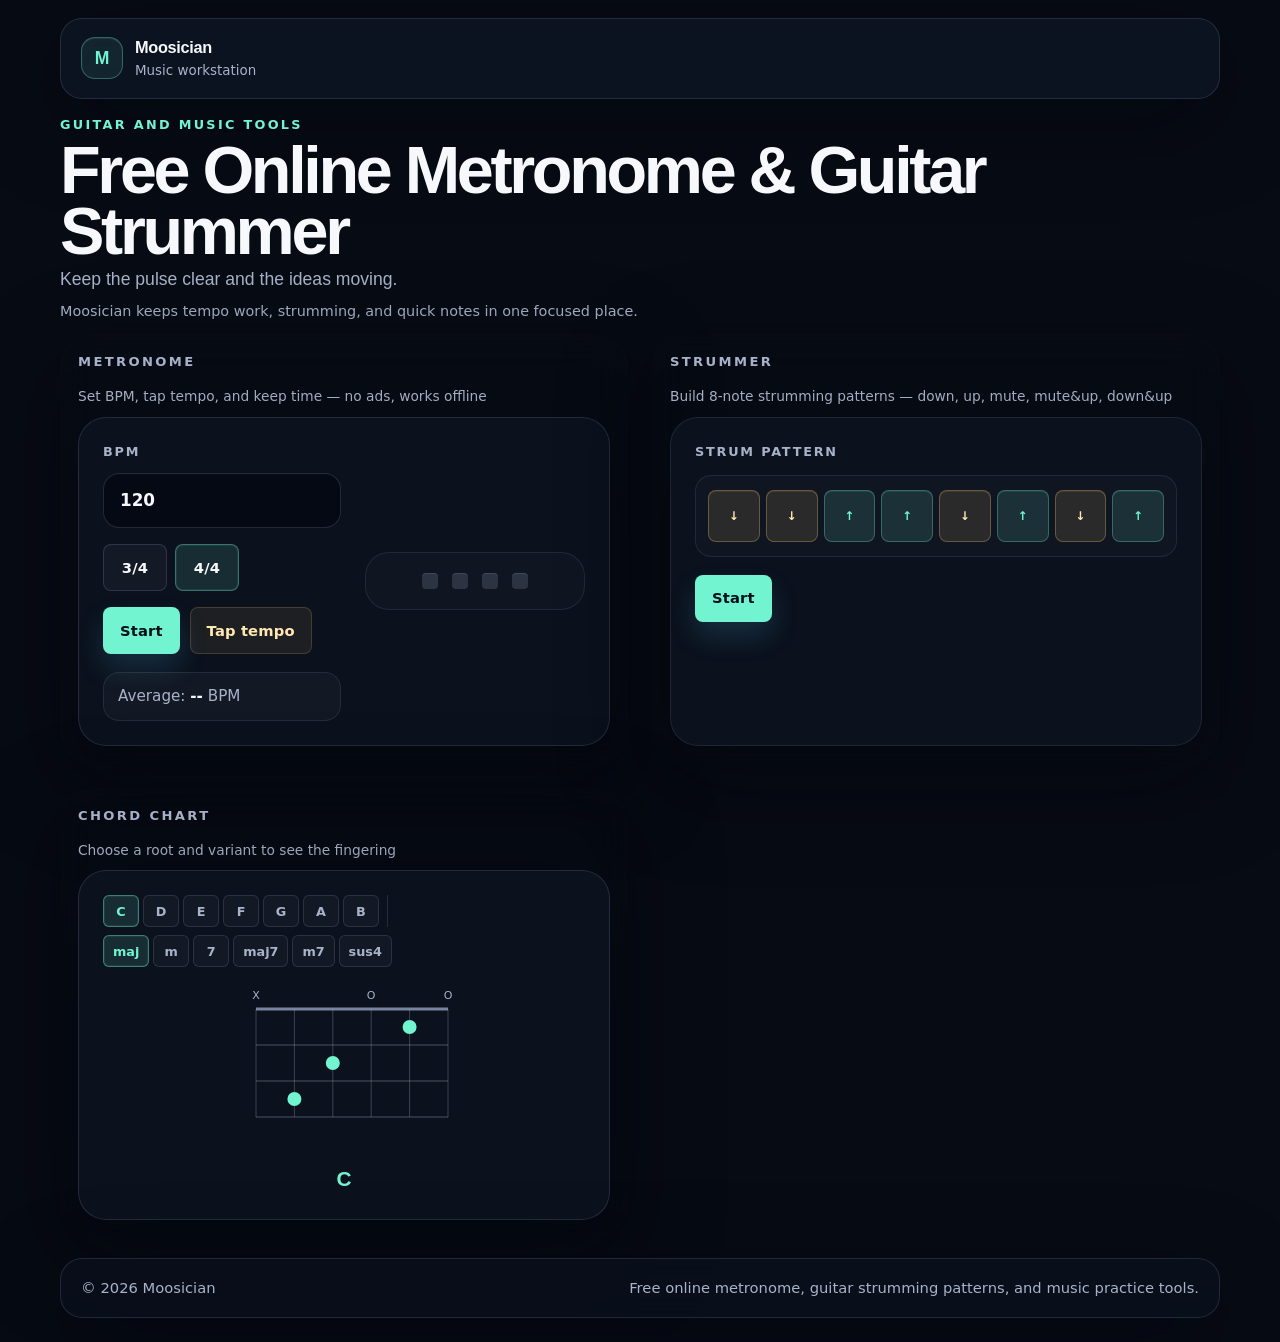
<file: index.html>
﻿<!doctype html>
<html lang="en">
  <head>
    <meta charset="utf-8">
    <meta name="viewport" content="width=device-width, initial-scale=1">
    <title>Moosician — Free Online Metronome &amp; Guitar Strumming Pattern Tool</title>
    <meta name="description" content="Free online metronome with tap tempo and guitar strumming pattern builder. Set BPM, practice strumming, and keep time — no ads, works offline.">
    <meta name="theme-color" content="#060912">
    <link rel="canonical" href="https://moosician.tensorq.workers.dev/">
    <link rel="icon" type="image/png" sizes="32x32" href="/favicon.png">
    <meta property="og:title" content="Moosician — Free Online Metronome &amp; Guitar Strumming Pattern Tool">
    <meta property="og:description" content="Free online metronome with tap tempo and guitar strumming pattern builder. Set BPM, practice strumming, and keep time — no ads, works offline.">
    <meta property="og:image" content="https://moosician.tensorq.workers.dev/og-image.png">
    <meta property="og:url" content="https://moosician.tensorq.workers.dev/">
    <meta property="og:type" content="website">
    <meta property="og:site_name" content="Moosician">
    <meta name="twitter:card" content="summary_large_image">
    <meta name="twitter:title" content="Moosician — Free Online Metronome &amp; Guitar Strumming Pattern Tool">
    <meta name="twitter:description" content="Free online metronome with tap tempo and guitar strumming pattern builder. Set BPM, practice strumming, and keep time — no ads, works offline.">
    <meta name="twitter:image" content="https://moosician.tensorq.workers.dev/og-image.png">
    <script type="application/ld+json">
    {
      "@context": "https://schema.org",
      "@type": "WebApplication",
      "name": "Moosician",
      "url": "https://moosician.tensorq.workers.dev/",
      "description": "Free online metronome with tap tempo and guitar strumming pattern builder. Set BPM, practice strumming, and keep time \u2014 no ads, works offline.",
      "applicationCategory": "MultimediaApplication",
      "operatingSystem": "All",
      "offers": { "@type": "Offer", "price": "0" }
    }
    </script>
    <script type="application/ld+json">
    {
      "@context": "https://schema.org",
      "@type": "HowTo",
      "name": "Build a Guitar Strumming Pattern",
      "description": "Build an 8-note guitar strumming pattern with five stroke types: down, up, mute, mute&up, and down&up.",
      "step": [
        { "@type": "HowToStep", "position": 1, "name": "Note 1", "description": "Choose a strum for the first note — start with a downstroke." },
        { "@type": "HowToStep", "position": 2, "name": "Note 2", "description": "Choose a strum for the second note." },
        { "@type": "HowToStep", "position": 3, "name": "Note 3", "description": "Choose a strum for the third note — try an upstroke here." },
        { "@type": "HowToStep", "position": 4, "name": "Note 4", "description": "Choose a strum for the fourth note." },
        { "@type": "HowToStep", "position": 5, "name": "Note 5", "description": "Choose a strum for the fifth note." },
        { "@type": "HowToStep", "position": 6, "name": "Note 6", "description": "Choose a strum for the sixth note." },
        { "@type": "HowToStep", "position": 7, "name": "Note 7", "description": "Choose a strum for the seventh note." },
        { "@type": "HowToStep", "position": 8, "name": "Note 8", "description": "Choose a strum for the eighth note — finish strong." }
      ]
    }
    </script>
    <link rel="stylesheet" href="assets/css/styles.css">
    <link rel="stylesheet" href="assets/css/metronome.css">
    <link rel="stylesheet" href="assets/css/strummer.css">
    <link rel="stylesheet" href="assets/css/chord-chart.css">
    <script src="assets/js/app.js" defer></script>
    <script src="assets/js/metronome.js" defer></script>
    <script src="assets/js/strummer.js" defer></script>
    <script src="assets/js/chords.js" defer></script>
    <script src="assets/js/chord-chart.js" defer></script>
  </head>
  <body>
    <div class="app-shell">
      <div data-component="components/header.html"></div>
      <main data-component="components/main.html"></main>
      <div data-component="components/footer.html"></div>
    </div>
  </body>
</html>
</file>
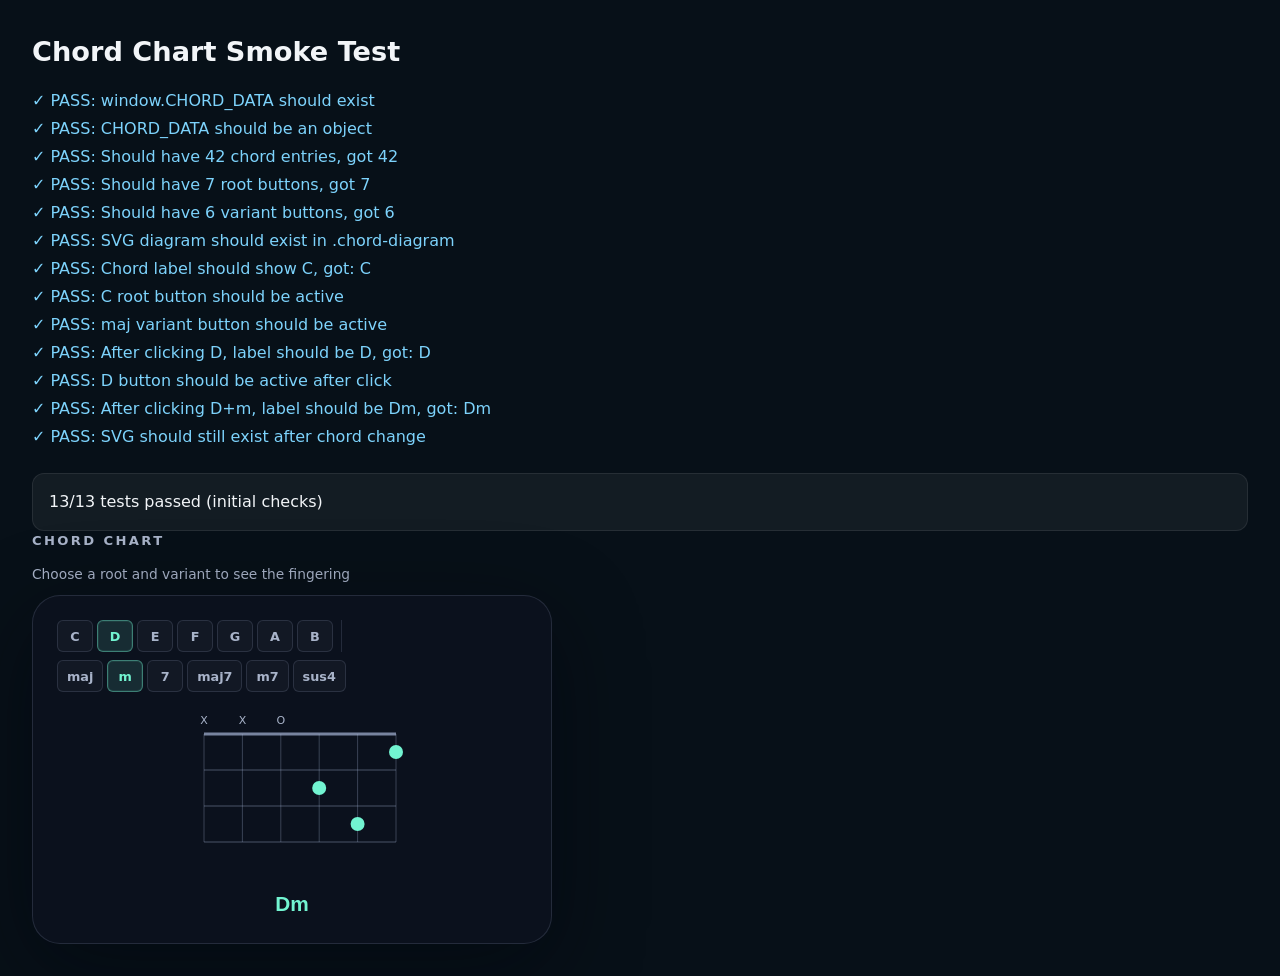
<file: tests/chord-chart-smoke.html>
<!doctype html>
 <html lang="en">
   <head>
     <meta charset="utf-8">
     <meta name="viewport" content="width=device-width, initial-scale=1">
     <title>Chord Chart Smoke Test</title>
     <link rel="stylesheet" href="../assets/css/styles.css">
     <link rel="stylesheet" href="../assets/css/metronome.css">
     <link rel="stylesheet" href="../assets/css/strummer.css">
     <link rel="stylesheet" href="../assets/css/chord-chart.css">
     <style>
       body { margin: 0; padding: 2rem; min-height: 100vh; background: #071018; color: #f2f5f8; font-family: Inter, ui-sans-serif, system-ui, sans-serif; }
       h1 { margin: 0 0 1rem; font-size: 1.7rem; }
       #test-report { margin-bottom: 1.5rem; }
       .test-line { margin: 0.25rem 0; }
       .test-pass { color: #7dd3fc; }
       .test-fail { color: #f87171; }
       .test-summary { margin-top: 1.25rem; padding: 1rem; border-radius: 12px; background: rgba(255,255,255,0.05); border: 1px solid rgba(255,255,255,0.08); }
       .test-fixture { max-width: 520px; }
     </style>
   </head>
   <body>
     <main>
       <h1>Chord Chart Smoke Test</h1>
       <div id="test-report" aria-live="polite"></div>
       <div id="test-summary" class="test-summary" aria-live="polite">Running smoke tests...</div>
       <section class="test-fixture">
         <!-- Chord chart fixture -->
         <section class="chord-chart widget-module" role="region" aria-labelledby="chord-title">
           <h2 id="chord-title" class="widget-title">Chord Chart</h2>
           <p class="widget-subtitle">Choose a root and variant to see the fingering</p>
           <div class="chord-card">
             <div class="chord-selectors">
               <div class="chord-roots" role="group" aria-label="Root note"></div>
               <div class="chord-variants" role="group" aria-label="Chord variant"></div>
             </div>
             <div class="chord-diagram"></div>
             <p class="chord-label" aria-live="polite">C</p>
           </div>
         </section>
       </section>
     </main>
     <script src="../assets/js/chords.js"></script>
     <script src="../assets/js/chord-chart.js"></script>
     <script>
       ;(function(){
         var report = document.getElementById("test-report");
         var summary = document.getElementById("test-summary");
         var passCount = 0;
         var failCount = 0;
 
         function pass(msg){
           passCount++;
           var el = document.createElement("div");
           el.className = "test-line test-pass";
           el.textContent = "\u2713 PASS: " + msg;
           report.appendChild(el);
         }
 
         function fail(msg){
           failCount++;
           var el = document.createElement("div");
           el.className = "test-line test-fail";
           el.textContent = "\u2717 FAIL: " + msg;
           report.appendChild(el);
         }
 
         function assert(condition, msg){
           if(condition) pass(msg);
           else fail(msg);
         }
 
         window.addEventListener("load", function(){
           window.setTimeout(function(){
             // Test 1: Chord data exists
             assert(!!window.CHORD_DATA, "window.CHORD_DATA should exist");
             assert(typeof window.CHORD_DATA === "object", "CHORD_DATA should be an object");
 
             // Test 2: 42 chords defined
             var keys = Object.keys(window.CHORD_DATA);
             assert(keys.length === 42, "Should have 42 chord entries, got " + keys.length);
 
             // Test 3: Root buttons exist
             var rootBtns = document.querySelectorAll(".chord-roots .chord-btn");
             assert(rootBtns.length === 7, "Should have 7 root buttons, got " + rootBtns.length);
 
             // Test 4: Variant buttons exist
             var variantBtns = document.querySelectorAll(".chord-variants .chord-btn");
             assert(variantBtns.length === 6, "Should have 6 variant buttons, got " + variantBtns.length);
 
             // Test 5: SVG diagram renders
             var svg = document.querySelector(".chord-diagram svg");
             assert(!!svg, "SVG diagram should exist in .chord-diagram");
 
             // Test 6: Chord label shows C
             var label = document.querySelector(".chord-label");
             assert(label && label.textContent === "C", "Chord label should show C, got: " + (label ? label.textContent : "null"));
 
             // Test 7: C active
             var cBtn = document.querySelector('.chord-roots [data-root="C"]');
             assert(cBtn && cBtn.classList.contains("active"), "C root button should be active");
 
             // Test 8: maj active
             var majBtn = document.querySelector('.chord-variants [data-variant="maj"]');
             assert(majBtn && majBtn.classList.contains("active"), "maj variant button should be active");
 
             // Test 9: Click D root updates chord
             var dBtn = document.querySelector('.chord-roots [data-root="D"]');
             if(dBtn){
               dBtn.click();
               setTimeout(function(){
                 var label2 = document.querySelector(".chord-label");
                 assert(label2.textContent === "D", "After clicking D, label should be D, got: " + label2.textContent);
                 assert(dBtn.classList.contains("active"), "D button should be active after click");
 
                 // Test 10: Click m variant shows Dm
                 var mBtn = document.querySelector('.chord-variants [data-variant="m"]');
                 if(mBtn){
                   mBtn.click();
                   setTimeout(function(){
                     var label3 = document.querySelector(".chord-label");
                     assert(label3.textContent === "Dm", "After clicking D+m, label should be Dm, got: " + label3.textContent);
 
                     // Test 11: SVG still exists after changes
                     var svg2 = document.querySelector(".chord-diagram svg");
                     assert(!!svg2, "SVG should still exist after chord change");
 
                     summary.innerHTML = passCount + "/" + (passCount + failCount) + " tests passed" +
                       (failCount > 0 ? " (" + failCount + " failed)" : "");
                   }, 200);
                 }
               }, 200);
             }
 
             setTimeout(function(){
               if(failCount === 0 && passCount >= 8){
                 summary.innerHTML = passCount + "/" + (passCount + failCount) + " tests passed (initial checks)";
               }
             }, 500);
           }, 300);
         });
       })();
     </script>
   </body>
 </html>
</file>
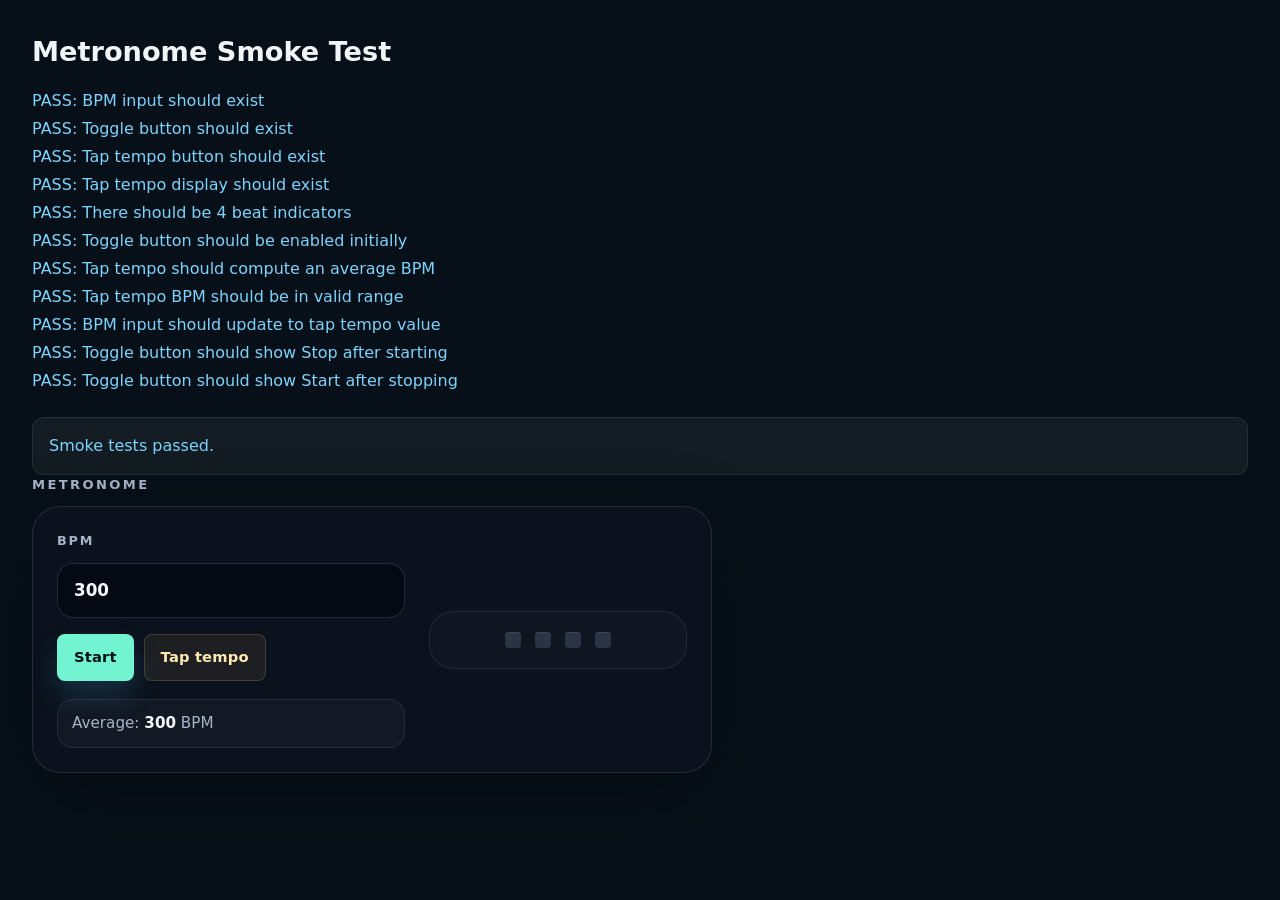
<file: tests/metronome-smoke.html>
<!doctype html>
<html lang="en">
  <head>
    <meta charset="utf-8">
    <meta name="viewport" content="width=device-width, initial-scale=1">
    <title>Metronome Smoke Test</title>
    <link rel="stylesheet" href="../assets/css/styles.css">
    <link rel="stylesheet" href="../assets/css/metronome.css">
    <style>
      body { margin: 0; padding: 2rem; min-height: 100vh; background: #071018; color: #f2f5f8; font-family: Inter, ui-sans-serif, system-ui, sans-serif; }
      h1 { margin: 0 0 1rem; font-size: 1.7rem; }
      #test-report { margin-bottom: 1.5rem; }
      .test-line { margin: 0.25rem 0; }
      .test-pass { color: #7dd3fc; }
      .test-fail { color: #f87171; }
      .test-summary { margin-top: 1.25rem; padding: 1rem; border-radius: 12px; background: rgba(255,255,255,0.05); border: 1px solid rgba(255,255,255,0.08); }
      .test-fixture { max-width: 680px; }
    </style>
  </head>
  <body>
    <main>
      <h1>Metronome Smoke Test</h1>
      <div id="test-report" aria-live="polite"></div>
      <div id="test-summary" class="test-summary" aria-live="polite">Running smoke tests...</div>
      <section class="test-fixture">
        <section class="metronome widget-module" role="region" aria-labelledby="metronome-title">
          <h2 id="metronome-title" class="widget-title">Metronome</h2>
          <div class="metronome-card">
            <div class="metronome-controls">
              <label for="metronome-rpm">BPM</label>
              <input id="metronome-rpm" type="number" min="30" max="300" step="1" value="120" aria-label="Beats per minute" />
              <div class="buttons">
                <button id="metronome-toggle" class="btn primary">Start</button>
                <button id="metronome-tap" class="btn secondary">Tap tempo</button>
              </div>
              <div class="tap-panel">
                <span class="tap-display">Average: <strong id="metronome-tap-value">--</strong> BPM</span>
              </div>
            </div>
            <div class="metronome-visual" aria-hidden="false">
              <div class="beat-strip" role="list" aria-label="Beats">
                <div class="beat" data-beat="0" role="listitem" aria-label="Beat 1"></div>
                <div class="beat" data-beat="1" role="listitem" aria-label="Beat 2"></div>
                <div class="beat" data-beat="2" role="listitem" aria-label="Beat 3"></div>
                <div class="beat" data-beat="3" role="listitem" aria-label="Beat 4"></div>
              </div>
              <div id="metronome-status" class="sr-only" aria-live="polite"></div>
            </div>
          </div>
        </section>
      </section>
    </main>
    <script>document.body.dataset.ready = 'true';</script>
    <script src="../assets/js/metronome.js"></script>
    <script src="metronome.test.js"></script>
  </body>
</html>
</file>
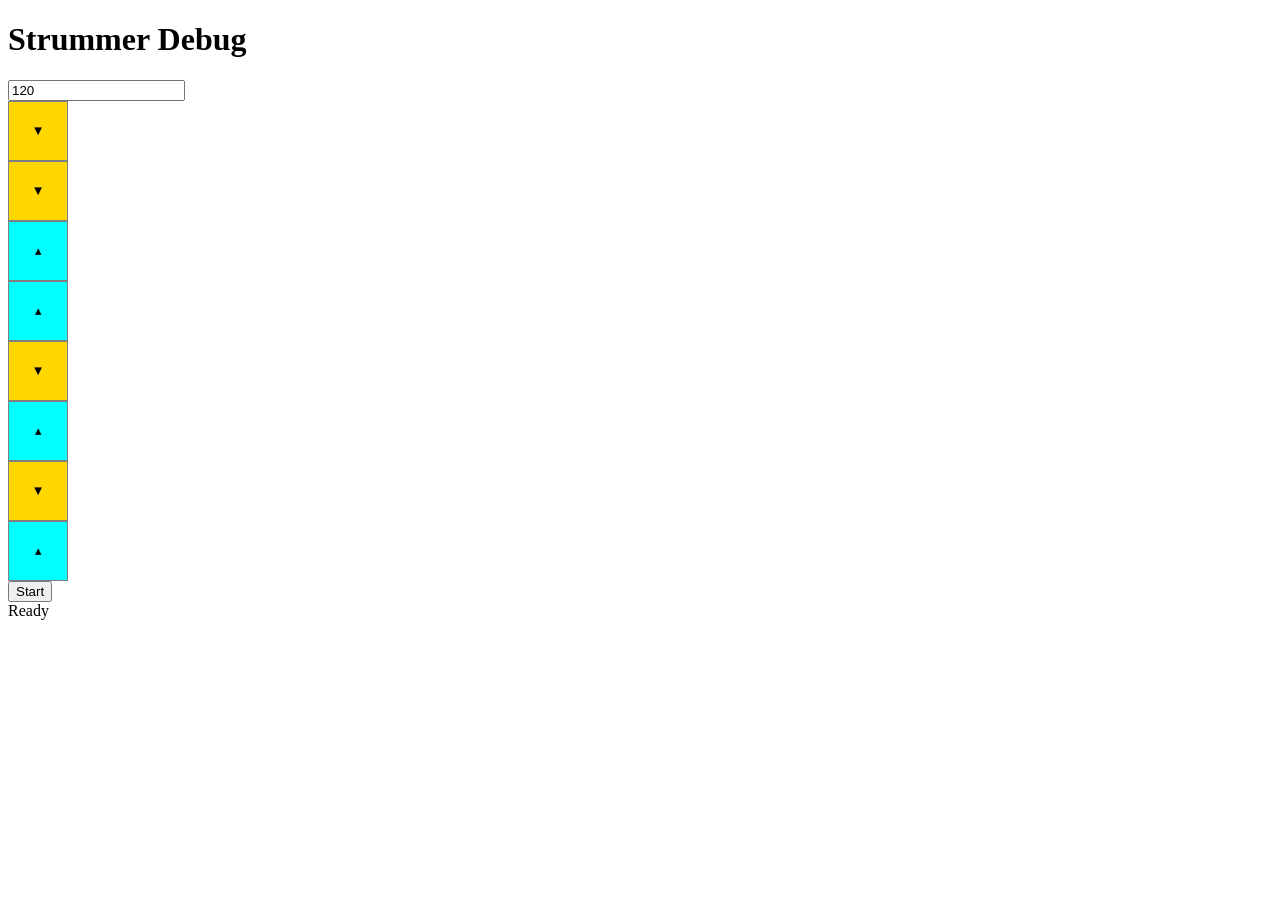
<file: tests/strummer-debug.html>
<!doctype html>
<html lang="en">
<head>
<meta charset="utf-8">
<title>Debug Test</title>
<style>
.strum-note-btn { width: 60px; height: 60px; border: 1px solid gray; cursor: pointer; }
.strum-note-btn[data-strum="up"] { background: cyan; }
.strum-note-btn[data-strum="down"] { background: gold; }
.strum-note-btn[data-strum="mute"] { background: #333; color: #666; }
</style>
</head>
<body>
<h1>Strummer Debug</h1>
<input id="metronome-rpm" value="120">
<div class="strum-notes">
  <div class="strum-note"><button class="strum-note-btn" data-strum="down">&#9660;</button></div>
  <div class="strum-note"><button class="strum-note-btn" data-strum="down">&#9660;</button></div>
  <div class="strum-note"><button class="strum-note-btn" data-strum="up">&#9652;</button></div>
  <div class="strum-note"><button class="strum-note-btn" data-strum="up">&#9652;</button></div>
  <div class="strum-note"><button class="strum-note-btn" data-strum="down">&#9660;</button></div>
  <div class="strum-note"><button class="strum-note-btn" data-strum="up">&#9652;</button></div>
  <div class="strum-note"><button class="strum-note-btn" data-strum="down">&#9660;</button></div>
  <div class="strum-note"><button class="strum-note-btn" data-strum="up">&#9652;</button></div>
</div>
<button id="strum-toggle">Start</button>
<div id="strum-status">Ready</div>
<script>
// Inline minimal test
let audioCtx = null;
const defaultPattern = ["down","down","up","up","down","up","down","up"];
const metronomeRpmInput = document.getElementById("metronome-rpm");
const toggleBtn = document.getElementById("strum-toggle");
const noteBtns = Array.from(document.querySelectorAll(".strum-note-btn"));
const noteWraps = Array.from(document.querySelectorAll(".strum-note"));
const statusEl = document.getElementById("strum-status");
let isRunning = false;

function initAudio(){ if(!audioCtx) audioCtx = new (window.AudioContext || window.webkitAudioContext)(); }

noteBtns.forEach(btn => {
  btn.addEventListener("click", function(){
    const cur = this.dataset.strum || defaultPattern[noteBtns.indexOf(this)];
    let next;
    if(cur === "down") next = "up";
    else if(cur === "up") next = "mute";
    else next = "down";
    this.dataset.strum = next;
    if(next === "up") this.textContent = "\u25B2";
    else if(next === "down") this.textContent = "\u25BC";
    else this.textContent = "\u2014";
    statusEl.textContent = "Toggled to: " + next;
  });
});

noteBtns.forEach(function(btn, i){
  if(!btn.dataset.strum) btn.dataset.strum = defaultPattern[i];
});

toggleBtn.addEventListener("click", function(){
  if(isRunning) {
    isRunning = false;
    toggleBtn.textContent = "Start";
    statusEl.textContent = "Stopped";
    return;
  }
  initAudio();
  audioCtx.resume().then(function(){
    isRunning = true;
    toggleBtn.textContent = "Stop";
    statusEl.textContent = "Playing at " + metronomeRpmInput.value + " BPM";
  });
});
</script>
</body></html>
</file>
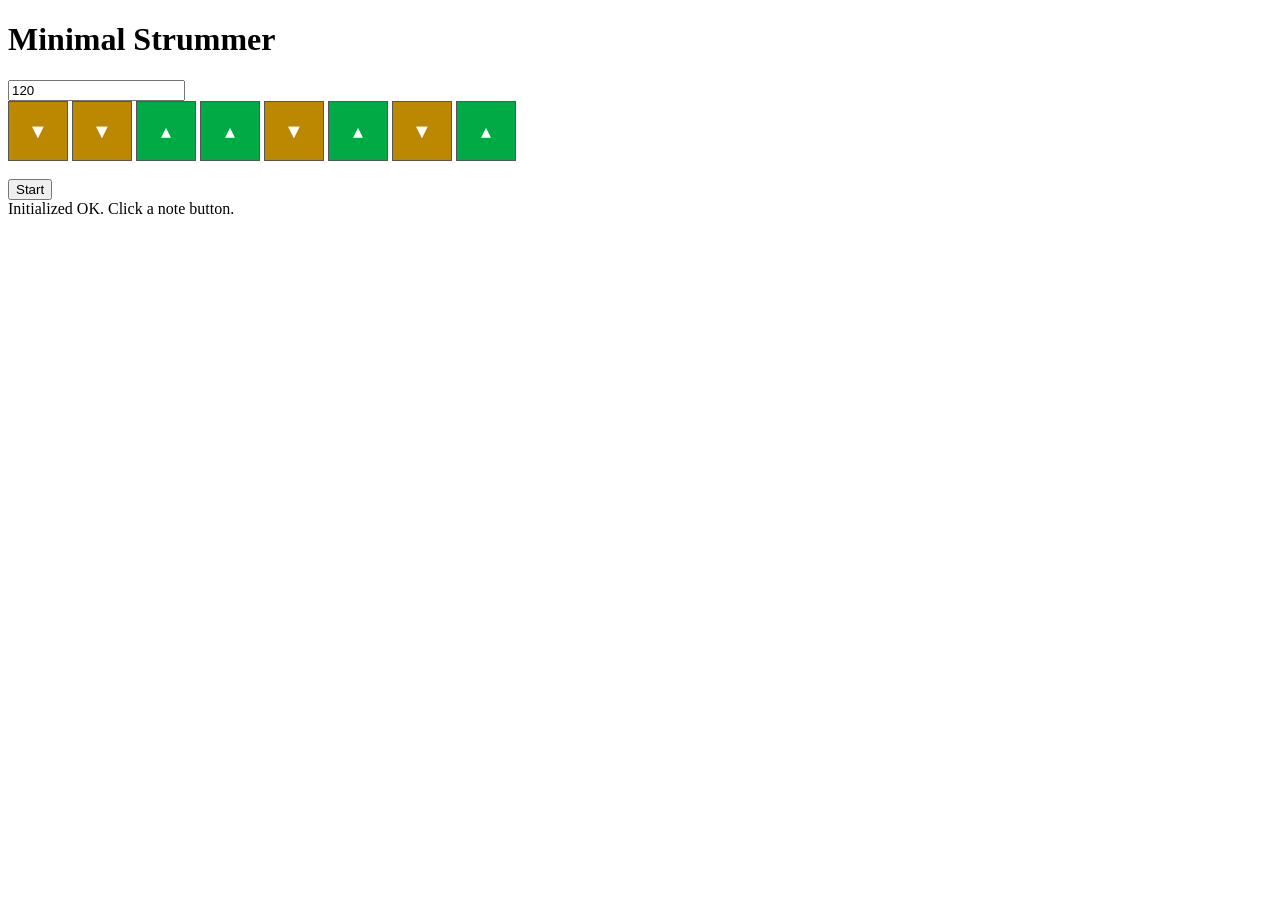
<file: tests/strummer-minimal.html>
<!doctype html>
<html><head><meta charset="utf-8"><title>Minimal Test</title>
<style>
.strum-note-btn { width:60px;height:60px;border:1px solid #555;cursor:pointer;font-size:20px;background:#222;color:#aaa; }
.strum-note-btn[data-strum="up"] { background: #0a4; color:#fff; }
.strum-note-btn[data-strum="down"] { background: #b80; color:#fff; }
.strum-note-btn[data-strum="mute"] { background:#333; color:#555; }
</style>
</head><body>
<h1>Minimal Strummer</h1>
<input id="metronome-rpm" type="number" value="120">
<div>
  <button class="strum-note-btn" data-strum="down">&#9660;</button>
  <button class="strum-note-btn" data-strum="down">&#9660;</button>
  <button class="strum-note-btn" data-strum="up">&#9652;</button>
  <button class="strum-note-btn" data-strum="up">&#9652;</button>
  <button class="strum-note-btn" data-strum="down">&#9660;</button>
  <button class="strum-note-btn" data-strum="up">&#9652;</button>
  <button class="strum-note-btn" data-strum="down">&#9660;</button>
  <button class="strum-note-btn" data-strum="up">&#9652;</button>
</div>
<br>
<button id="strum-toggle">Start</button>
<div id="strum-status">Ready</div>
<script>
// Direct copy of the strummer.js logic (bindAndInit only, no waitForAppReady)
var metronomeRpmInput = document.getElementById("metronome-rpm");
var toggleBtn = document.getElementById("strum-toggle");
var statusEl = document.getElementById("strum-status");
var noteBtns = Array.from(document.querySelectorAll(".strum-note-btn"));
var defaultPattern = ["down","down","up","up","down","up","down","up"];
var isRunning = false;
var audioCtx = null;
var tempo = 120;

function initAudio(){ if(!audioCtx) audioCtx = new (window.AudioContext || window.webkitAudioContext)(); }

// Restore pattern
try{
  var saved = localStorage.getItem("strummer-pattern");
  if(saved){
    var arr = JSON.parse(saved);
    if(Array.isArray(arr) && arr.length === 8){
      arr.forEach(function(dir, i){
        if(i < noteBtns.length){
          noteBtns[i].dataset.strum = dir;
          if(dir === "up") noteBtns[i].textContent = "\u25B2";
          else if(dir === "down") noteBtns[i].textContent = "\u25BC";
          else noteBtns[i].textContent = "\u2014";
        }
      });
    }
  }
}catch(e){}

// Toggle
noteBtns.forEach(function(btn){
  btn.addEventListener("click", function(){
    if(isRunning) return;
    var cur = this.dataset.strum || defaultPattern[noteBtns.indexOf(this)];
    var next;
    if(cur === "down") next = "up";
    else if(cur === "up") next = "mute";
    else next = "down";
    this.dataset.strum = next;
    if(next === "up") this.textContent = "\u25B2";
    else if(next === "down") this.textContent = "\u25BC";
    else this.textContent = "\u2014";
    statusEl.textContent = "Toggled: " + next;
    var pat = noteBtns.map(function(b){ return b.dataset.strum; });
    try{ localStorage.setItem("strummer-pattern", JSON.stringify(pat)); }catch(e){}
  });
});

// Init display
noteBtns.forEach(function(btn, i){
  if(!btn.dataset.strum) btn.dataset.strum = defaultPattern[i];
});

// Toggle start/stop
toggleBtn.addEventListener("click", function(){
  if(isRunning){
    isRunning = false;
    toggleBtn.textContent = "Start";
    statusEl.textContent = "Stopped";
    return;
  }
  initAudio();
  tempo = Number(metronomeRpmInput.value) || 120;
  audioCtx.resume().then(function(){
    isRunning = true;
    toggleBtn.textContent = "Stop";
    statusEl.textContent = "Playing at " + tempo + " BPM";
  });
});

statusEl.textContent = "Initialized OK. Click a note button.";
</script>
</body></html>
</file>
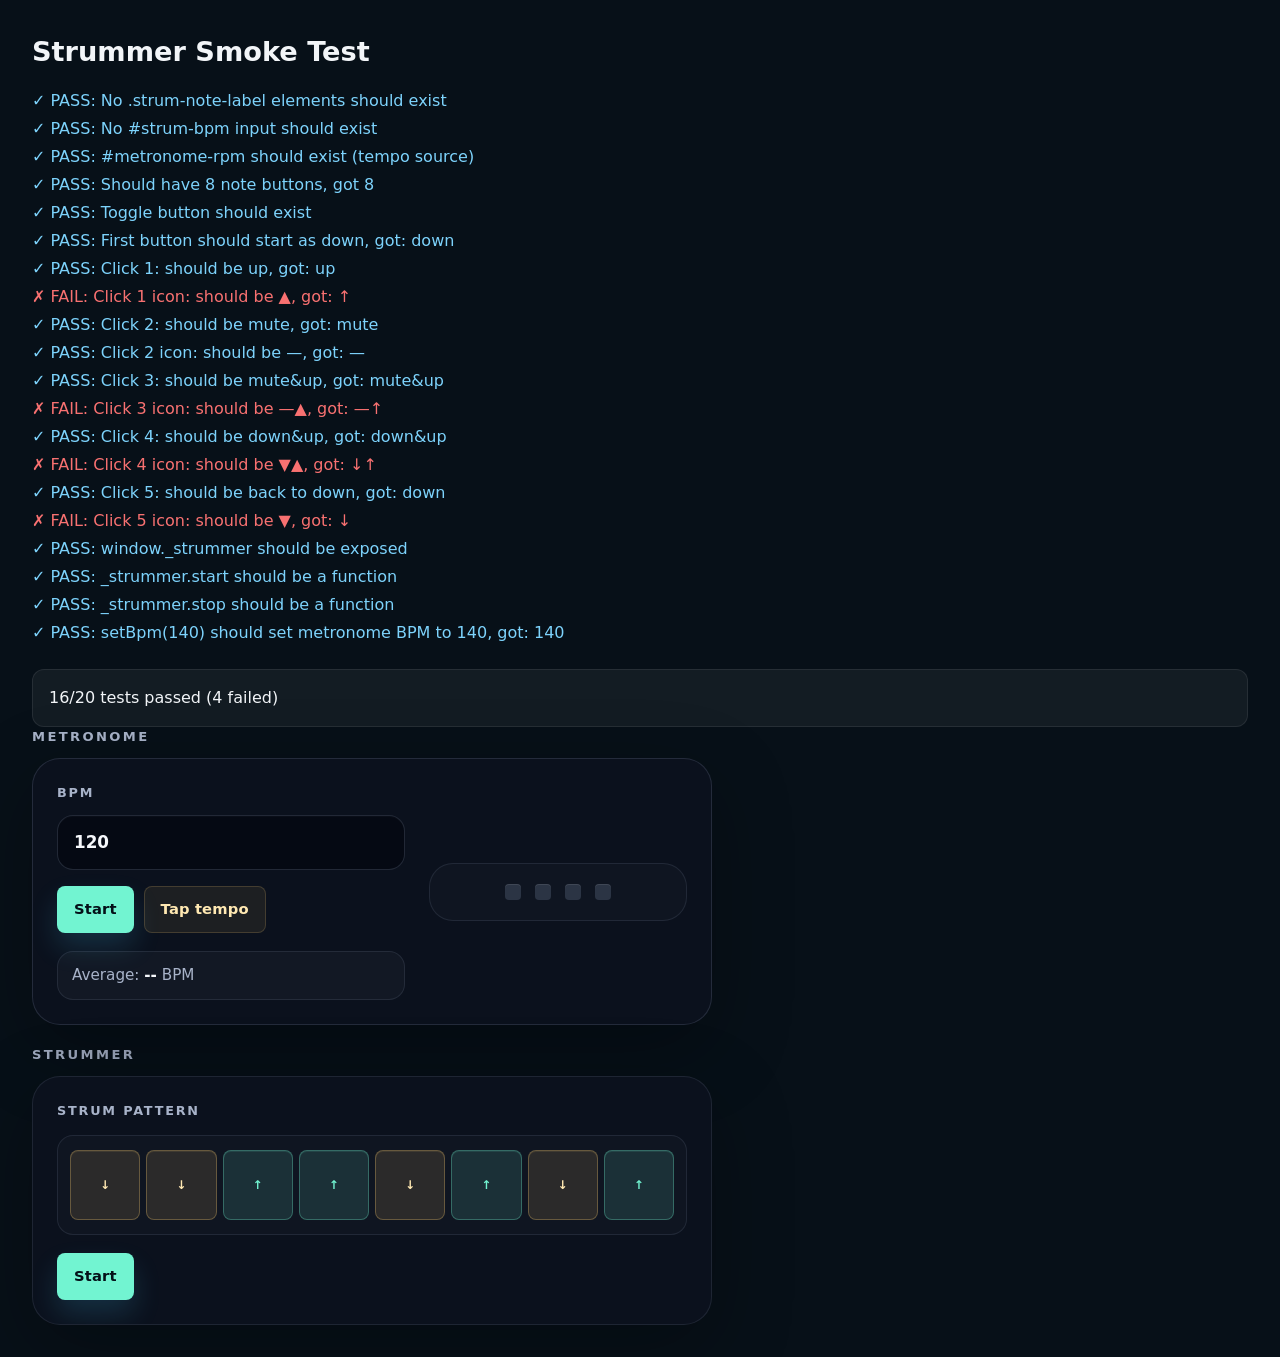
<file: tests/strummer-smoke.html>
<!doctype html>
<html lang="en">
  <head>
    <meta charset="utf-8">
    <meta name="viewport" content="width=device-width, initial-scale=1">
    <title>Strummer Smoke Test</title>
    <link rel="stylesheet" href="../assets/css/styles.css">
    <link rel="stylesheet" href="../assets/css/metronome.css">
    <link rel="stylesheet" href="../assets/css/strummer.css">
    <style>
      body { margin: 0; padding: 2rem; min-height: 100vh; background: #071018; color: #f2f5f8; font-family: Inter, ui-sans-serif, system-ui, sans-serif; }
      h1 { margin: 0 0 1rem; font-size: 1.7rem; }
      #test-report { margin-bottom: 1.5rem; }
      .test-line { margin: 0.25rem 0; }
      .test-pass { color: #7dd3fc; }
      .test-fail { color: #f87171; }
      .test-summary { margin-top: 1.25rem; padding: 1rem; border-radius: 12px; background: rgba(255,255,255,0.05); border: 1px solid rgba(255,255,255,0.08); }
      .test-fixture { max-width: 680px; }
    </style>
  </head>
  <body>
    <main>
      <h1>Strummer Smoke Test</h1>
      <div id="test-report" aria-live="polite"></div>
      <div id="test-summary" class="test-summary" aria-live="polite">Running smoke tests...</div>
      <section class="test-fixture">
        <!-- Metronome BPM source (required by strummer) -->
        <section class="metronome widget-module" role="region" aria-labelledby="metronome-title">
          <h2 id="metronome-title" class="widget-title">Metronome</h2>
          <div class="metronome-card">
            <div class="metronome-controls">
              <label for="metronome-rpm">BPM</label>
              <input id="metronome-rpm" type="number" min="30" max="300" step="1" value="120" aria-label="Beats per minute" />
              <div class="buttons">
                <button id="metronome-toggle" class="btn primary">Start</button>
                <button id="metronome-tap" class="btn secondary">Tap tempo</button>
              </div>
              <div class="tap-panel">
                <span class="tap-display">Average: <strong id="metronome-tap-value">--</strong> BPM</span>
              </div>
            </div>
            <div class="metronome-visual" aria-hidden="false">
              <div class="beat-strip" role="list" aria-label="Beats">
                <div class="beat" data-beat="0" role="listitem" aria-label="Beat 1"></div>
                <div class="beat" data-beat="1" role="listitem" aria-label="Beat 2"></div>
                <div class="beat" data-beat="2" role="listitem" aria-label="Beat 3"></div>
                <div class="beat" data-beat="3" role="listitem" aria-label="Beat 4"></div>
              </div>
              <div id="metronome-status" class="sr-only" aria-live="polite"></div>
            </div>
          </div>
        </section>

        <!-- Strummer fixture -->
        <section class="strummer widget-module" role="region" aria-labelledby="strummer-title" style="margin-top: 20px;">
          <h2 id="strummer-title" class="widget-title">Strummer</h2>
          <div class="strum-card">
            <div class="strum-controls">
              <p class="strum-grid-label">Strum pattern</p>
              <div class="strum-notes" role="group" aria-label="Strum pattern notes">
                <div class="strum-note" role="listitem">
                  <button class="strum-note-btn" data-strum="down" aria-label="Note 1">&#9660;</button>
                </div>
                <div class="strum-note" role="listitem">
                  <button class="strum-note-btn" data-strum="down" aria-label="Note 2">&#9660;</button>
                </div>
                <div class="strum-note" role="listitem">
                  <button class="strum-note-btn" data-strum="up" aria-label="Note 3">&#9652;</button>
                </div>
                <div class="strum-note" role="listitem">
                  <button class="strum-note-btn" data-strum="up" aria-label="Note 4">&#9652;</button>
                </div>
                <div class="strum-note" role="listitem">
                  <button class="strum-note-btn" data-strum="down" aria-label="Note 5">&#9660;</button>
                </div>
                <div class="strum-note" role="listitem">
                  <button class="strum-note-btn" data-strum="up" aria-label="Note 6">&#9652;</button>
                </div>
                <div class="strum-note" role="listitem">
                  <button class="strum-note-btn" data-strum="down" aria-label="Note 7">&#9660;</button>
                </div>
                <div class="strum-note" role="listitem">
                  <button class="strum-note-btn" data-strum="up" aria-label="Note 8">&#9652;</button>
                </div>
              </div>
              <div class="buttons">
                <button id="strum-toggle" class="btn primary">Start</button>
              </div>
            </div>
          </div>
        </section>
      </section>
    </main>
    <script>document.body.dataset.ready = 'true';</script>
    <script src="../assets/js/metronome.js"></script>
    <script src="../assets/js/strummer.js"></script>
    <script src="strummer.test.js"></script>
  </body>
</html>
</file>
<file: assets/css/styles.css>
:root {
  color-scheme: dark;
  --bg: #070b14;
  --bg-soft: #0e1524;
  --panel: rgba(13, 20, 35, 0.82);
  --panel-strong: rgba(16, 24, 42, 0.94);
  --text: #f6f8fc;
  --muted: #a8b3c9;
  --line: rgba(167, 182, 214, 0.16);
  --line-strong: rgba(124, 244, 212, 0.24);
  --accent: #72f4d1;
  --accent-strong: #48cfff;
  --accent-warm: #f2c66d;
  --shadow: 0 24px 90px rgba(1, 4, 12, 0.45);
  --radius-xl: 28px;
  --radius-lg: 22px;
  --radius-md: 16px;
  --display: "Bahnschrift", "Aptos Display", "Segoe UI Variable Display", "Segoe UI", sans-serif;
  --body: "Aptos", "Segoe UI", system-ui, sans-serif;
  --mono: "Cascadia Mono", "SFMono-Regular", Consolas, monospace;
}

* {
  box-sizing: border-box;
}

html {
  min-height: 100%;
}

body {
  min-height: 100vh;
  margin: 0;
  color: var(--text);
  font-family: var(--body);
  line-height: 1.5;
  background: var(--bg);
  overflow-x: hidden;
}

body::before,
body::after {
  content: none;
}

a {
  color: inherit;
  text-decoration: none;
}

a,
button,
input {
  -webkit-tap-highlight-color: transparent;
}

.app-shell {
  display: grid;
  min-height: 100vh;
  grid-template-rows: auto 1fr auto;
}

.site-header,
.hero,
.workspace-grid,
.site-footer {
  width: min(1160px, calc(100vw - 32px));
  max-width: 100vw;
  margin-inline: auto;
}

.site-header,
.site-footer,
.hero,
.workspace-grid {
  opacity: 0;
  transform: translateY(12px);
  transition:
    opacity 220ms ease,
    transform 220ms ease;
}

body[data-ready="true"] .site-header,
body[data-ready="true"] .hero,
body[data-ready="true"] .workspace-grid,
body[data-ready="true"] .site-footer {
  opacity: 1;
  transform: translateY(0);
}

.site-header {
  display: flex;
  align-items: center;
  justify-content: space-between;
  gap: 20px;
  margin-top: 18px;
  padding: 16px 20px;
  border: 1px solid var(--line);
  border-radius: var(--radius-lg);
  background: rgba(13, 20, 35, 0.9);
  box-shadow: var(--shadow);
  backdrop-filter: blur(18px);
}

.brand {
  display: inline-flex;
  align-items: center;
  gap: 12px;
  min-width: 0;
}

.brand-mark {
  display: grid;
  width: 42px;
  height: 42px;
  place-items: center;
  border: 1px solid rgba(114, 244, 209, 0.32);
  border-radius: 14px;
  background: rgba(114, 244, 209, 0.08);
  box-shadow: inset 0 1px 0 rgba(255, 255, 255, 0.08);
  color: var(--accent);
  font-family: var(--display);
  font-size: 1.1rem;
  font-weight: 700;
}

.brand-copy {
  display: grid;
  gap: 2px;
}

.brand-copy strong {
  font-family: var(--display);
  font-size: 1.02rem;
  font-weight: 700;
  letter-spacing: -0.02em;
}

.brand-copy small {
  color: var(--muted);
  font-size: 0.84rem;
}

.hero {
  display: grid;
  grid-template-columns: 1fr;
  gap: 24px;
  align-items: stretch;
  padding: 12px 0 4px;
}

.hero-content {
  min-width: 0;
  padding: 4px 0 2px;
}

.eyebrow {
  margin: 0 0 6px;
  color: var(--accent);
  font-size: 0.8rem;
  font-weight: 800;
  letter-spacing: 0.18em;
  text-transform: uppercase;
}

.hero h1 {
  margin: 0;
  font-family: var(--display);
  letter-spacing: -0.05em;
  max-width: none;
  font-size: clamp(2.4rem, 5.2vw, 4.6rem);
  line-height: 0.92;
}
.hero-subtitle {
  margin: 4px 0 0;
  color: var(--muted);
  font-size: 1.1rem;
  font-family: var(--display);
}


.hero-copy {
  max-width: none;
  margin: 8px 0 0;
  color: var(--muted);
  font-size: 0.9rem;
}

.swipe-hint {
  margin-top: 20px;
  color: var(--accent);
  font-size: 0.95rem;
  display: none;
  align-items: center;
  gap: 0.5rem;
}

.swipe-hint__icon {
  display: inline-flex;
  align-items: center;
  justify-content: center;
  width: 2rem;
  height: 2rem;
  border-radius: 6px;
  background: rgba(114, 244, 209, 0.12);
  color: var(--accent);
  font-size: 1rem;
}

.widget-card {
  position: relative;
  display: flex;
  flex-direction: column;
  overflow: hidden;
  border-radius: var(--radius-xl);
  box-shadow: var(--shadow);
  backdrop-filter: blur(18px);
  padding: 18px;
  min-width: 0;
  max-width: 100%;
}
.widget-subtitle {
  margin: 2px 0 10px;
  color: var(--muted);
  font-size: 0.86rem;
}


.workspace-grid {
  display: grid;
  grid-template-columns: 1fr 1fr;
  gap: 24px;
  align-items: stretch;
  padding: 6px 0 12px;
}

.site-footer {
  display: flex;
  justify-content: space-between;
  gap: 16px;
  margin-top: 8px;
  margin-bottom: 24px;
  padding: 18px 20px;
  border: 1px solid var(--line);
  border-radius: var(--radius-lg);
  background: rgba(11, 17, 30, 0.68);
  color: var(--muted);
  font-size: 0.92rem;
  box-shadow: var(--shadow);
  backdrop-filter: blur(18px);
}

.site-footer span:last-child {
  text-align: right;
}

.load-error {
  width: min(720px, calc(100% - 32px));
  margin: 48px auto;
  padding: 24px;
  border: 1px solid var(--line);
  border-radius: var(--radius-lg);
  background: var(--panel-strong);
}

.load-error h1 {
  margin: 0 0 8px;
  font-family: var(--display);
}

.load-error p {
  margin: 0;
  color: var(--muted);
}

:focus-visible {
  outline: 2px solid rgba(114, 244, 209, 0.8);
  outline-offset: 3px;
}




@media (max-width: 760px) {
    .site-header,
    .hero,
    .workspace-grid,
    .site-footer {
      width: min(100vw - 20px, 1160px);
      max-width: 100vw;
    }

    .site-header {
      margin-top: 8px;
      padding: 10px 14px;
      gap: 10px;
    }

    /* Compact header on small screens and align brand */
    .site-header {
      justify-content: flex-start;
      align-items: center;
    }

    .brand-mark {
      width: 34px;
      height: 34px;
      border-radius: 10px;
      font-size: 0.9rem;
    }

    .brand-copy strong {
      font-size: 0.9rem;
    }

    .brand-copy small {
      font-size: 0.72rem;
    }

    .hero {
      padding: 8px 0 2px;
      gap: 8px;
    }

    .hero-content {
      padding: 2px 0 0;
    }

    .hero h1 {
      max-width: none;
      font-size: clamp(1.4rem, 7vw, 2.2rem);
      line-height: 1.05;
      margin: 0;
    }

    .hero-subtitle {
      display: none;
    }

    .hero-copy {
      display: none;
    }

    .eyebrow {
      display: none;
    }

    .swipe-hint {
      display: flex;
      margin-top: 6px;
      font-size: 0.8rem;
    }

    .workspace-grid {
      display: flex;
      flex-wrap: nowrap;
      gap: 0;
      overflow-x: auto;
      overflow-y: visible;
      scroll-snap-type: x mandatory;
      scroll-behavior: smooth;
      -webkit-overflow-scrolling: touch;
      /* allow both horizontal swipes and vertical page scroll */
      touch-action: pan-x pan-y;
      overscroll-behavior-x: contain;
      overscroll-behavior-y: auto;
      padding: 6px 0 8px;
      scroll-padding: 0 20px;
    }

    .workspace-grid.dragging {
      scroll-behavior: auto;
    }

    .workspace-grid::-webkit-scrollbar {
      display: none;
    }

    .widget-card {
      flex: 0 0 calc(100vw - 40px);
      width: calc(100vw - 40px);
      min-width: calc(100vw - 40px);
      max-width: calc(100vw - 40px);
      overflow: visible;
      scroll-snap-align: center;
      padding: 18px;
      margin: 0 20px;
      box-sizing: border-box;
    }

    .widget-subtitle {
      margin: 2px 0 12px;
      font-size: 0.78rem;
    }

    .site-footer {
      flex-direction: column;
      margin-top: 8px;
      margin-bottom: 12px;
      padding: 12px 16px;
      font-size: 0.8rem;
      gap: 6px;
    }

    .site-footer span:last-child {
      text-align: left;
    }
  }
@media (prefers-reduced-motion: reduce) {
  *,
  *::before,
  *::after {
    animation-duration: 0.01ms !important;
    animation-iteration-count: 1 !important;
    transition-duration: 0.01ms !important;
    scroll-behavior: auto !important;
  }
}
</file>
<file: assets/css/metronome.css>
/* Metronome widget styles */
.widget-area {
  display: contents;
}

.metronome-embed {
  width: 100%;
  min-width: 0;
}

.metronome {
  box-sizing: border-box;
  display: flex;
  flex-direction: column;
  flex: 1;
  width: 100%;
  max-width: none;
  margin: 0;
}

.widget-module {
  display: flex;
  flex-direction: column;
  flex: 1;
  padding: 0;
}

.widget-title {
  margin: 0 0 12px;
  color: var(--muted);
  font-size: 0.82rem;
  font-weight: 800;
  letter-spacing: 0.18em;
  text-transform: uppercase;
}

.metronome-card {
  position: relative;
  flex: 1;
  display: grid;
  grid-template-columns: minmax(0, 1.15fr) minmax(220px, 0.85fr);
  gap: 24px;
  align-items: stretch;
  width: 100%;
  overflow: hidden;
  padding: 24px;
  border: 1px solid rgba(167, 182, 214, 0.16);
  border-radius: 28px;
  background: #0b111d;
  color: var(--text, #eee);
  box-shadow: 0 24px 80px rgba(0, 0, 0, 0.28);
}

.metronome-card::before {
  content: none;
}

.metronome-controls,
.metronome-visual {
  position: relative;
  z-index: 1;
}

.metronome-controls {
  display: flex;
  flex-direction: column;
  gap: 12px;
  min-width: 0;
}

.metronome-controls label {
  color: var(--muted, #bdbdbd);
  font-size: 0.8rem;
  font-weight: 800;
  letter-spacing: 0.14em;
  text-transform: uppercase;
}

#metronome-rpm {
  width: 100%;
  padding: 14px 16px;
  border: 1px solid rgba(167, 182, 214, 0.18);
  border-radius: 16px;
  background: rgba(4, 8, 16, 0.72);
  color: inherit;
  font: inherit;
  font-size: 1.05rem;
  font-weight: 700;
  appearance: textfield;
  box-shadow: inset 0 1px 0 rgba(255, 255, 255, 0.02);
}

#metronome-rpm::-webkit-outer-spin-button,
#metronome-rpm::-webkit-inner-spin-button {
  appearance: none;
  margin: 0;
}

.meter-toggle {
  display: flex;
  gap: 8px;
  align-items: center;
  flex-wrap: wrap;
  margin-top: 4px;
}

.meter-btn {
  min-width: 64px;
  padding-inline: 0.8rem;
}

.meter-btn.active {
  border-color: rgba(114, 244, 209, 0.36);
  background: rgba(114, 244, 209, 0.12);
  color: var(--text);
  box-shadow: inset 0 0 0 1px rgba(114, 244, 209, 0.08);
}

.buttons {
  display: flex;
  gap: 10px;
  align-items: center;
  flex-wrap: wrap;
  margin-top: 4px;
}

.btn {
  display: inline-flex;
  align-items: center;
  justify-content: center;
  min-height: 42px;
  padding: 0.72rem 1rem;
  border-radius: 8px;
  border: 1px solid rgba(167, 182, 214, 0.18);
  background: rgba(255, 255, 255, 0.04);
  color: inherit;
  cursor: pointer;
  font: inherit;
  font-size: 0.92rem;
  font-weight: 700;
  letter-spacing: 0.01em;
  transition:
    transform 160ms ease,
    box-shadow 160ms ease,
    background-color 160ms ease,
    border-color 160ms ease,
    color 160ms ease;
}

.btn:hover:not(:disabled),
.btn:focus-visible:not(:disabled) {
  transform: translateY(-1px);
  outline: none;
}

.btn.primary {
  border: 1px solid transparent;
  background: var(--accent);
  color: #041018;
  box-shadow: 0 14px 28px rgba(72, 207, 255, 0.16);
}

.btn.primary:hover:not(:disabled),
.btn.primary:focus-visible:not(:disabled) {
  box-shadow: 0 16px 32px rgba(72, 207, 255, 0.22);
}

.btn.secondary {
  border-color: rgba(242, 198, 109, 0.18);
  background: rgba(242, 198, 109, 0.08);
  color: #ffe8b2;
}

.btn[aria-pressed="true"] {
  border-color: rgba(114, 244, 209, 0.36);
  background: rgba(114, 244, 209, 0.12);
  color: var(--text);
  box-shadow: inset 0 0 0 1px rgba(114, 244, 209, 0.08);
}

.btn:disabled {
  opacity: 0.45;
  cursor: not-allowed;
}

.tap-panel {
  display: flex;
  align-items: center;
  gap: 0.75rem;
  flex-wrap: wrap;
  margin-top: 6px;
  padding: 12px 14px;
  border: 1px solid rgba(167, 182, 214, 0.12);
  border-radius: 16px;
  background: rgba(255, 255, 255, 0.03);
}

.tap-display {
  color: var(--muted);
  font-size: 0.95rem;
}

.tap-display strong {
  color: var(--text);
}

.metronome-visual {
  display: flex;
  align-items: center;
  justify-content: center;
}

.beat-strip {
  display: flex;
  gap: 14px;
  align-items: center;
  justify-content: center;
  width: 100%;
  min-flex: 1;
  padding: 20px 16px;
  border: 1px solid rgba(167, 182, 214, 0.12);
  border-radius: 24px;
  background: rgba(255, 255, 255, 0.02);
}

.beat {
  width: 16px;
  height: 16px;
  border-radius: 4px;
  background: rgba(167, 182, 214, 0.28);
  box-shadow: inset 0 1px 0 rgba(255, 255, 255, 0.14);
  transition:
    transform 120ms ease,
    box-shadow 120ms ease,
    background-color 120ms ease,
    opacity 120ms ease;
  opacity: 0.7;
}

.beat.active {
  transform: scale(1.8);
  opacity: 1;
  box-shadow: 0 0 0 8px rgba(114, 244, 209, 0.08);
}

.beat.accent {
  background: rgba(242, 198, 109, 0.9);
}

.beat.regular {
  background: rgba(114, 244, 209, 0.85);
}

.sr-only {
  position: absolute !important;
  height: 1px;
  width: 1px;
  overflow: hidden;
  clip: rect(1px, 1px, 1px, 1px);
  white-space: nowrap;
}

@media (max-width: 760px) {

  .metronome-card {
    grid-template-columns: 1fr;
    gap: 16px;
    padding: 20px;
  }

  .buttons {
    gap: 8px;
  }

  .btn {
    flex: 1 1 calc(50% - 4px);
  }

  .beat-strip {
    min-height: 100px;
    padding: 18px 14px;
    gap: 16px;
  }

  .beat-strip .beat {
    width: 20px;
    height: 20px;
  }
}

@media (max-width: 520px) {
  .btn {
    flex-basis: 100%;
  }
}
</file>
<file: assets/css/strummer.css>
.strummer-embed { width: 100%; min-width: 0; }
.strummer {
  display: flex;
  flex-direction: column;
  flex: 1;
}
/* Guitar strumming pattern widget */
.strum-card {
  position: relative;
  flex: 1;
  display: grid;
  grid-template-columns: minmax(0, 1fr);
  gap: 20px;
  width: 100%;
  overflow: hidden;
  padding: 24px;
  border: 1px solid rgba(167, 182, 214, 0.12);
  border-radius: 28px;
  background: #0b111d;
  color: var(--text, #eee);
  box-shadow: 0 24px 80px rgba(0, 0, 0, 0.28);
}

.strum-controls,
.strum-visual {
  position: relative;
  z-index: 1;
}

.strum-controls {
  display: flex;
  flex-direction: column;
  gap: 14px;
}

.strum-grid-label {
  color: var(--muted, #bdbdbd);
  font-size: 0.8rem;
  font-weight: 800;
  letter-spacing: 0.14em;
  text-transform: uppercase;
  margin: 0;
}

.strum-notes {
  display: grid;
  grid-template-columns: repeat(8, 1fr);
  gap: 6px;
  padding: 14px 12px;
  border: 1px solid rgba(167, 182, 214, 0.12);
  border-radius: 16px;
  background: rgba(255, 255, 255, 0.02);
}

.strum-note {
  display: flex;
  flex-direction: column;
  align-items: center;
}

.strum-note-btn {
  width: 100%;
  aspect-ratio: 1;
  min-width: 0;
  border: 1px solid rgba(167, 182, 214, 0.18);
  border-radius: 8px;
  background: rgba(255, 255, 255, 0.04);
  color: var(--muted);
  cursor: pointer;
  font-family: var(--body);
  font-size: 0.75rem;
  font-weight: 700;
  display: flex;
  align-items: center;
  justify-content: center;
  transition:
    background 160ms ease,
    border-color 160ms ease,
    color 160ms ease,
    box-shadow 160ms ease,
    transform 120ms ease;
}

.strum-note-btn:hover:not(:disabled) {
  background: rgba(255, 255, 255, 0.08);
  transform: translateY(-1px);
}

.strum-note-btn:focus-visible {
  outline: 2px solid rgba(114, 244, 209, 0.6);
  outline-offset: 2px;
}

.strum-note-btn[data-strum="up"] {
  background: rgba(114, 244, 209, 0.12);
  border-color: rgba(114, 244, 209, 0.30);
  color: var(--accent);
  box-shadow: inset 0 1px 0 rgba(114, 244, 209, 0.10);
}

.strum-note-btn[data-strum="down"] {
  background: rgba(242, 198, 109, 0.12);
  border-color: rgba(242, 198, 109, 0.30);
  color: #ffe8b2;
  box-shadow: inset 0 1px 0 rgba(242, 198, 109, 0.10);
}

.strum-note-btn[data-strum="mute"] {
  background: rgba(255, 255, 255, 0.03);
  border-color: rgba(167, 182, 214, 0.08);
  color: rgba(255, 255, 255, 0.2);
  box-shadow: none;
}

.strum-note-btn[data-strum="mute\u0026up"] {
  background: rgba(114, 244, 209, 0.12);
  border-color: rgba(114, 244, 209, 0.30);
  color: var(--accent);
  box-shadow: inset 0 1px 0 rgba(114, 244, 209, 0.10), inset 0 0 0 2px rgba(114, 244, 209, 0.4);
}

.strum-note-btn[data-strum="down\u0026up"] {
  background: rgba(242, 198, 109, 0.12);
  border-color: rgba(242, 198, 109, 0.30);
  border-left: 3px solid rgba(114, 244, 209, 0.4);
  color: #ffe8b2;
  box-shadow: inset 0 1px 0 rgba(242, 198, 109, 0.10);
}

.strum-note.active .strum-note-btn[data-strum="up"] {
  box-shadow: 0 0 12px rgba(114, 244, 209, 0.30), 0 0 0 2px rgba(114, 244, 209, 0.25);
  transform: scale(1.1);
}

.strum-note.active .strum-note-btn[data-strum="down"] {
  box-shadow: 0 0 12px rgba(242, 198, 109, 0.30), 0 0 0 2px rgba(242, 198, 109, 0.25);
  transform: scale(1.1);
}

.strum-note.active .strum-note-btn[data-strum="mute"] {
  box-shadow: 0 0 12px rgba(167, 182, 214, 0.15), 0 0 0 2px rgba(167, 182, 214, 0.12);
  transform: scale(1.1);
}

.strum-note.active .strum-note-btn[data-strum="mute\u0026up"] {
  box-shadow: 0 0 12px rgba(114, 244, 209, 0.30), 0 0 0 2px rgba(114, 244, 209, 0.25);
  transform: scale(1.1);
}

.strum-note.active .strum-note-btn[data-strum="down\u0026up"] {
  box-shadow: 0 0 12px rgba(242, 198, 109, 0.30), 0 0 0 2px rgba(242, 198, 109, 0.25);
  transform: scale(1.1);
}



@media (max-width: 760px) {
  .strum-card {
    padding: 18px;
    gap: 16px;
  }

  .strum-notes {
    padding: 10px 8px;
    gap: 4px;
    border: 1px solid var(--line);
    border-radius: 16px;
  }
}
</file>
<file: assets/css/chord-chart.css>
/* Chord chart widget styles */

.chord-chart {
  display: flex;
  flex-direction: column;
  flex: 1;
}

.chord-card {
  position: relative;
  flex: 1;
  display: flex;
  flex-direction: column;
  gap: 16px;
  width: 100%;
  overflow: hidden;
  padding: 24px;
  border: 1px solid var(--line);
  border-radius: 28px;
  background: #0b111d;
  color: var(--text);
  box-shadow: var(--shadow);
}

.chord-card::before {
  content: none;
}

.chord-selectors {
  display: flex;
  gap: 8px;
  align-items: center;
  flex-wrap: wrap;
}

.chord-roots,
.chord-variants {
  display: flex;
  gap: 4px;
}

.chord-roots {
  padding-right: 8px;
  border-right: 1px solid var(--line);
}

.chord-btn {
  display: inline-flex;
  align-items: center;
  justify-content: center;
  min-width: 36px;
  min-height: 32px;
  padding: 0.32rem 0.56rem;
  border-radius: 6px;
  border: 1px solid var(--line);
  background: rgba(255, 255, 255, 0.03);
  color: var(--muted);
  cursor: pointer;
  font-family: var(--body);
  font-size: 0.8rem;
  font-weight: 600;
  transition: background 120ms ease, color 120ms ease, border-color 120ms ease;
}

.chord-btn:hover {
  border-color: rgba(114, 244, 209, 0.24);
  color: var(--text);
}

.chord-btn.active {
  border-color: rgba(114, 244, 209, 0.42);
  background: rgba(114, 244, 209, 0.12);
  color: var(--accent);
  box-shadow: inset 0 0 0 1px rgba(114, 244, 209, 0.08);
}

.chord-diagram {
  display: flex;
  justify-content: center;
  align-items: center;
  min-height: 160px;
}

.chord-svg {
  display: block;
  width: 240px;
  height: auto;
}

.chord-label {
  text-align: center;
  margin: 4px 0 0;
  font-family: var(--display);
  font-size: 1.3rem;
  font-weight: 700;
  color: var(--accent);
}

.chord-error {
  text-align: center;
  color: var(--muted);
  padding: 20px 0;
}

@media (max-width: 760px) {
  .chord-card {
    padding: 18px;
    gap: 12px;
  }

  .chord-selectors {
    gap: 6px;
    flex-wrap: wrap;
  }

  .chord-roots {
    flex-wrap: wrap;
    gap: 3px;
    padding-right: 6px;
  }

  .chord-variants {
    flex-wrap: wrap;
    gap: 3px;
  }

  .chord-btn {
    min-width: 32px;
    min-height: 32px;
    padding: 0.32rem 0.52rem;
    font-size: 0.74rem;
    border-radius: 6px;
  }

  .chord-diagram {
    min-height: 140px;
  }

  .chord-svg {
    width: 180px;
  }

  .chord-label {
    font-size: 1.1rem;
  }
}
</file>
